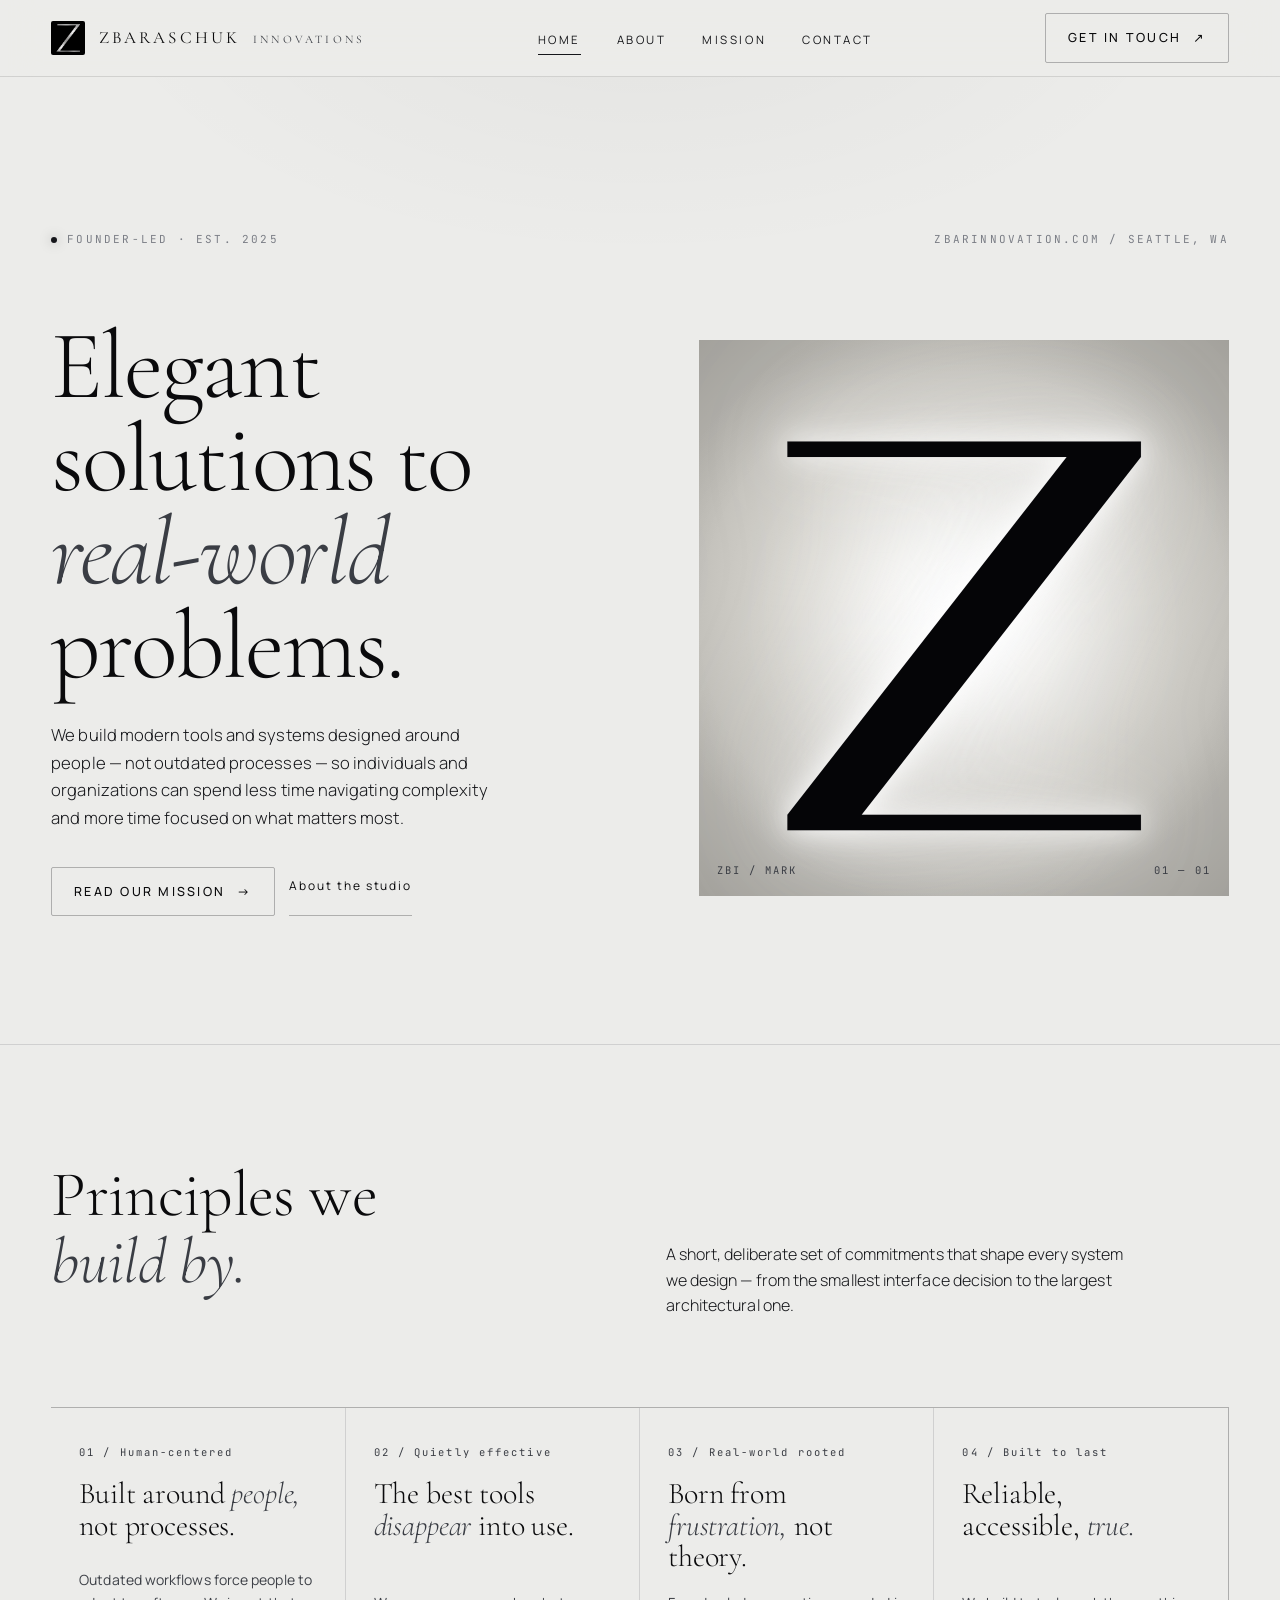
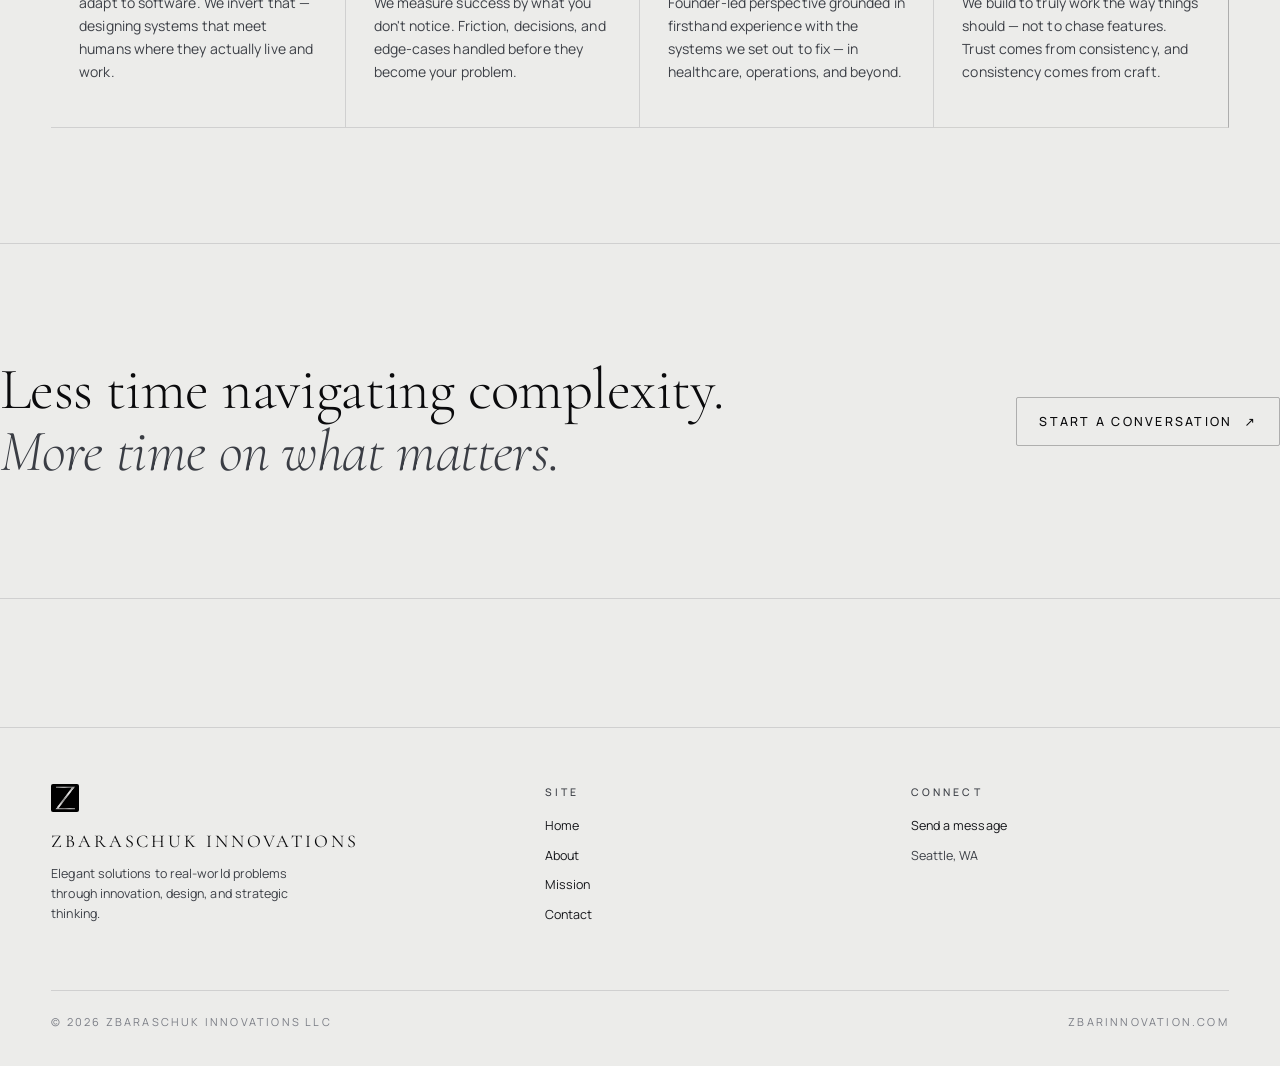
<file: index.html>
<!doctype html>
<html lang="en" data-bg="light" data-accent="pure">

<head>
  <meta charset="utf-8">
  <meta name="viewport" content="width=device-width, initial-scale=1">
  <title>Zbaraschuk Innovations — Elegant solutions to real-world problems</title>
  <meta name="description"
    content="Zbaraschuk Innovations creates elegant solutions to real-world problems through innovation, design, and strategic thinking.">
  <link rel="icon" type="image/png" href="assets/logo-mark.png">

  <link rel="preconnect" href="https://fonts.googleapis.com">
  <link rel="preconnect" href="https://fonts.gstatic.com" crossorigin>
  <link
    href="https://fonts.googleapis.com/css2?family=Cormorant+Garamond:ital,wght@0,300;0,400;0,500;1,300;1,400&family=Italiana&family=Manrope:wght@300;400;500;600&family=JetBrains+Mono:wght@400;500&display=swap"
    rel="stylesheet">

  <link rel="stylesheet" href="styles.css">
</head>

<body>

  <!-- ========================= NAV ========================= -->
  <header class="nav">
    <div class="shell nav-inner">
      <a href="index.html" class="nav-brand" aria-label="Zbaraschuk Innovations — home">
        <span class="mark" aria-hidden="true"></span>
        <span class="name">Zbaraschuk <em>Innovations</em></span>
      </a>
      <nav aria-label="Primary" id="primary-nav">
        <ul class="nav-links">
          <li><a href="index.html">Home</a></li>
          <li><a href="about.html">About</a></li>
          <li><a href="mission.html">Mission</a></li>
          <li><a href="contact.html">Contact</a></li>
        </ul>
      </nav>
      <div class="nav-cta">
        <a href="contact.html" class="btn">
          <span>Get in touch</span>
          <span class="arr" aria-hidden="true">↗</span>
        </a>
      </div>
      <button class="nav-toggle" type="button" aria-label="Open menu" aria-expanded="false" aria-controls="primary-nav">
        <span></span><span></span><span></span>
      </button>
    </div>
  </header>

  <!-- ========================= HERO ========================= -->
  <main data-hero="editorial">
    <section class="hero">
      <div class="shell">

        <div class="hero-meta reveal">
          <span><span class="dot"></span>Founder-led · Est. 2025</span>
          <span>Zbarinnovation.com / Seattle, WA</span>
        </div>

        <div class="hero-editorial">
          <div class="copy">
            <h1 class="reveal">
              Elegant<br>
              solutions to<br>
              <span class="it">real-world</span> problems.
            </h1>
            <p class="reveal" style="--delay:120ms">
              We build modern tools and systems designed around people — not outdated processes — so individuals and
              organizations can spend less time navigating complexity and more time focused on what matters most.
            </p>
            <div class="ctas reveal" style="--delay:240ms">
              <a href="mission.html" class="btn">
                <span>Read our mission</span>
                <span class="arr" aria-hidden="true">→</span>
              </a>
              <a href="about.html" class="btn-ghost">About the studio</a>
            </div>
          </div>
          <div class="mark-stage reveal" style="--delay:200ms" aria-hidden="true">
            <svg class="big-z" viewBox="-250 -250 1500 1500" xmlns="http://www.w3.org/2000/svg"
              preserveAspectRatio="xMidYMid meet" overflow="visible" aria-hidden="true">
              <path d="M0 0 H1000 V44 L210 1056 H1000 V1100 H0 V1056 L790 44 H0 Z" />
            </svg>
            <div class="stage-tag">
              <span>ZBI / Mark</span>
              <span>01 — 01</span>
            </div>
          </div>
        </div>

      </div>
    </section>

    <!-- ========================= PRINCIPLES ========================= -->
    <section class="principles">
      <div class="shell">
        <div class="principles-head">
          <h2 class="h-section reveal">
            Principles we<br><span style="font-style:italic;color:var(--silver-2)">build by.</span>
          </h2>
          <p class="reveal" style="--delay:120ms">
            A short, deliberate set of commitments that shape every system we design — from the smallest interface
            decision to the largest architectural one.
          </p>
        </div>

        <div class="principles-grid">
          <article class="principle reveal">
            <span class="num">01 / Human-centered</span>
            <h3>Built around <span class="it">people,</span><br>not processes.</h3>
            <p>Outdated workflows force people to adapt to software. We invert that — designing systems that meet humans
              where they actually live and work.</p>
          </article>
          <article class="principle reveal" style="--delay:80ms">
            <span class="num">02 / Quietly effective</span>
            <h3>The best tools<br><span class="it">disappear</span> into use.</h3>
            <p>We measure success by what you don't notice. Friction, decisions, and edge-cases handled before they
              become your problem.</p>
          </article>
          <article class="principle reveal" style="--delay:160ms">
            <span class="num">03 / Real-world rooted</span>
            <h3>Born from<br><span class="it">frustration,</span> not theory.</h3>
            <p>Founder-led perspective grounded in firsthand experience with the systems we set out to fix — in
              healthcare, operations, and beyond.</p>
          </article>
          <article class="principle reveal" style="--delay:240ms">
            <span class="num">04 / Built to last</span>
            <h3>Reliable,<br>accessible, <span class="it">true.</span></h3>
            <p>We build to truly work the way things should — not to chase features. Trust comes from consistency, and
              consistency comes from craft.</p>
          </article>
        </div>
      </div>
    </section>

    <!-- ========================= CTA STRIP ========================= -->
    <section class="cta-strip">
      <div class="shell" style="display:contents">
        <h2 class="reveal">
          Less time navigating complexity.<br>
          <span class="it">More time on what matters.</span>
        </h2>
        <div class="right reveal" style="--delay:120ms">
          <a href="contact.html" class="btn">
            <span>Start a conversation</span>
            <span class="arr">↗</span>
          </a>
        </div>
      </div>
    </section>

  </main>

  <!-- ========================= FOOTER ========================= -->
  <footer class="footer">
    <div class="shell">
      <div class="footer-grid">
        <div class="footer-brand">
          <div class="mark"></div>
          <div class="name">Zbaraschuk Innovations</div>
          <p>Elegant solutions to real-world problems through innovation, design, and strategic thinking.</p>
        </div>
        <div class="footer-col">
          <h6>Site</h6>
          <ul>
            <li><a href="index.html">Home</a></li>
            <li><a href="about.html">About</a></li>
            <li><a href="mission.html">Mission</a></li>
            <li><a href="contact.html">Contact</a></li>
          </ul>
        </div>
        <div class="footer-col">
          <h6>Connect</h6>
          <ul>
            <li><a href="contact.html">Send a message</a></li>
            <li><span style="color:var(--fg-2)">Seattle, WA</span></li>
          </ul>
        </div>
      </div>
      <div class="footer-bottom">
        <span>© 2026 Zbaraschuk Innovations LLC</span>
        <span>zbarinnovation.com</span>
      </div>
    </div>
  </footer>

  <script src="site.js?v=2"></script>
</body>

</html>
</file>
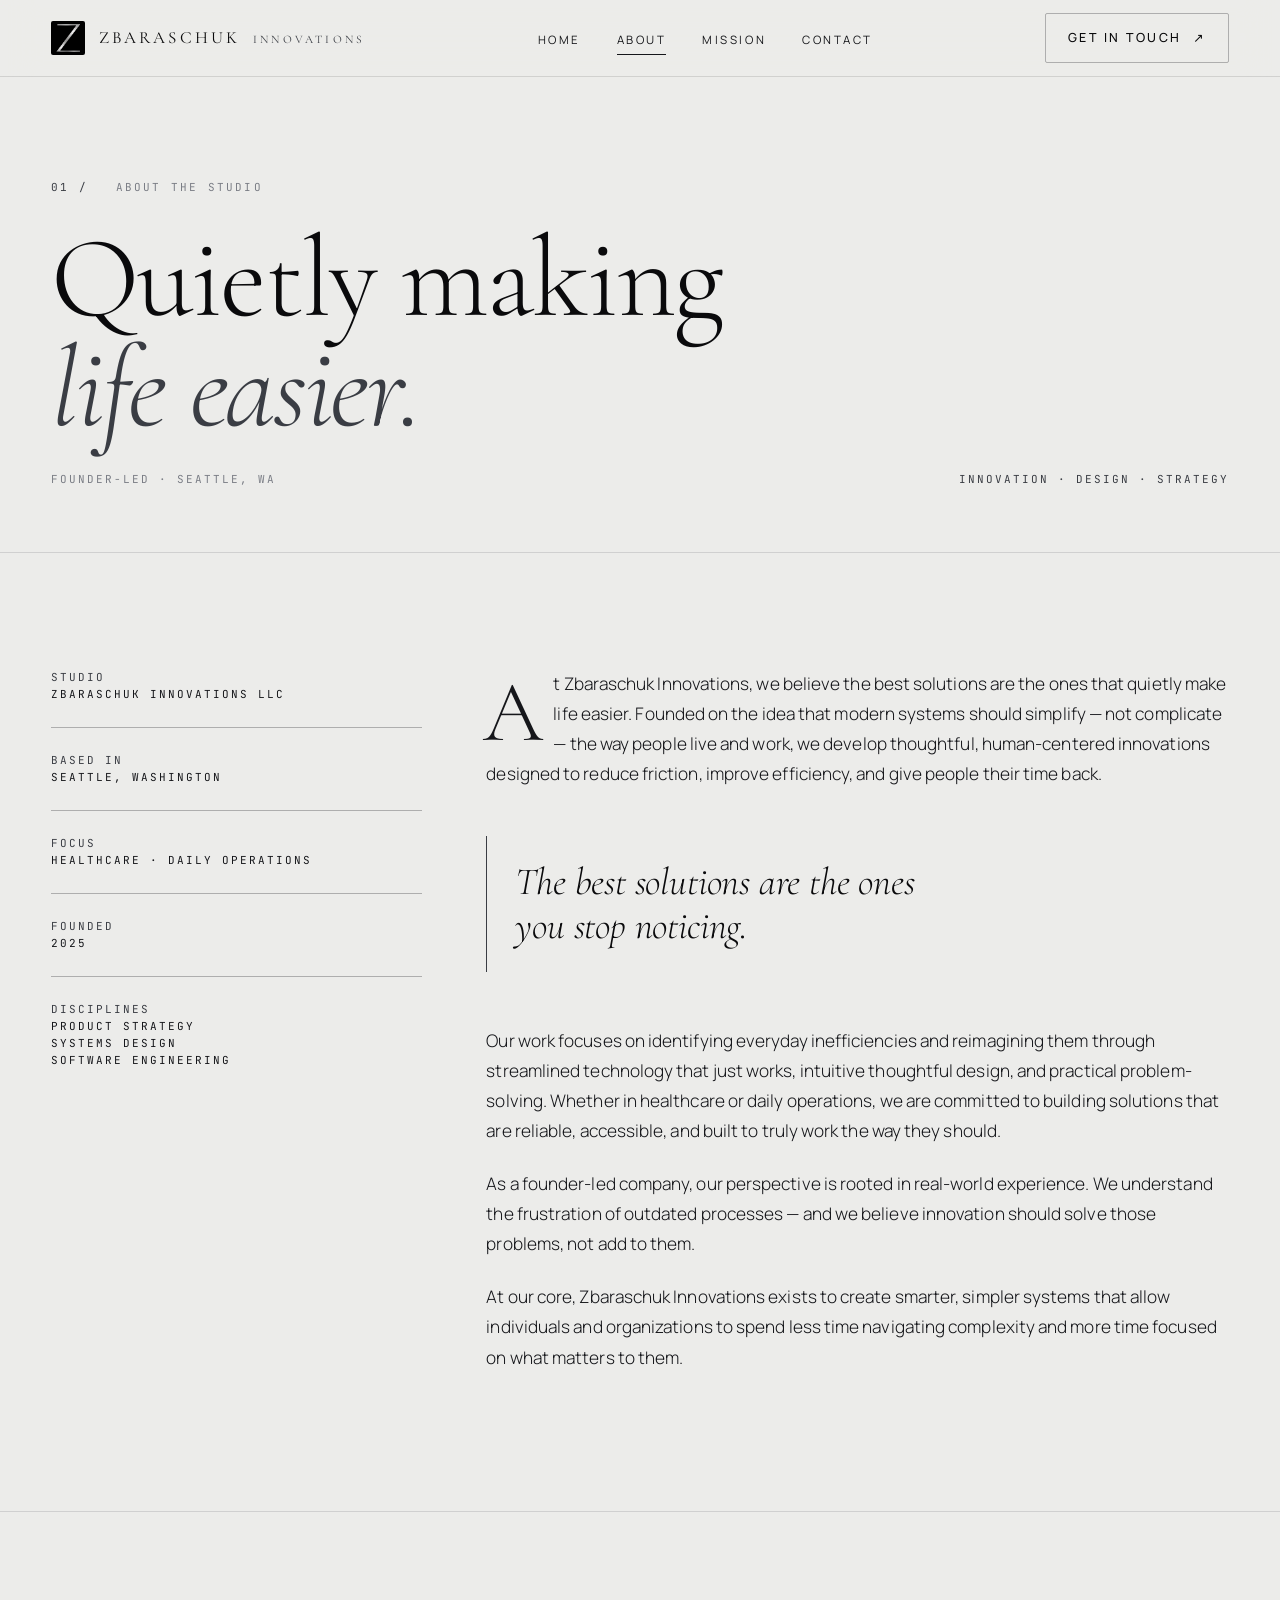
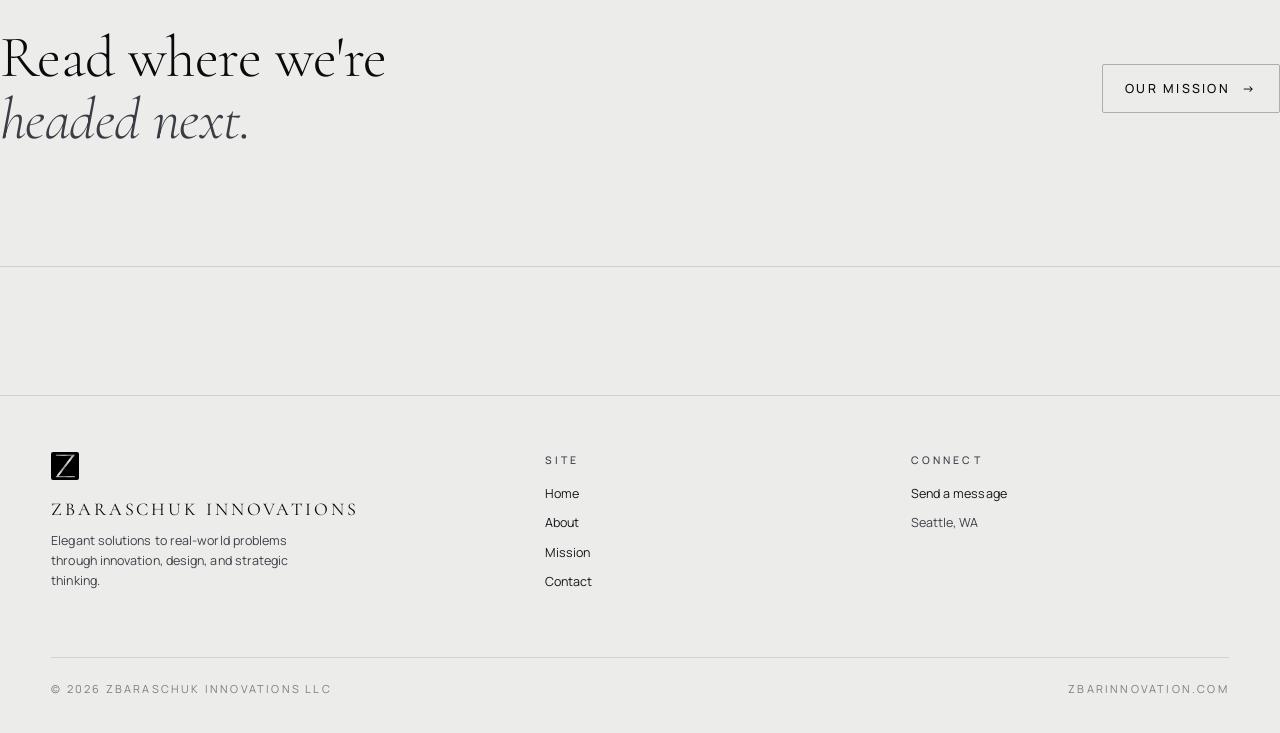
<file: about.html>
<!doctype html>
<html lang="en" data-bg="light" data-accent="pure">
<head>
<meta charset="utf-8">
<meta name="viewport" content="width=device-width, initial-scale=1">
<title>About — Zbaraschuk Innovations</title>
<meta name="description" content="Founder-led innovation studio building human-centered tools and systems.">
<link rel="icon" type="image/png" href="assets/logo-mark.png">
<link rel="preconnect" href="https://fonts.googleapis.com">
<link rel="preconnect" href="https://fonts.gstatic.com" crossorigin>
<link href="https://fonts.googleapis.com/css2?family=Cormorant+Garamond:ital,wght@0,300;0,400;0,500;1,300;1,400&family=Manrope:wght@300;400;500;600&family=JetBrains+Mono:wght@400;500&display=swap" rel="stylesheet">
<link rel="stylesheet" href="styles.css">
</head>
<body>

<header class="nav">
  <div class="shell nav-inner">
    <a href="index.html" class="nav-brand">
      <span class="mark" aria-hidden="true"></span>
      <span class="name">Zbaraschuk <em>Innovations</em></span>
    </a>
    <nav aria-label="Primary" id="primary-nav">
      <ul class="nav-links">
        <li><a href="index.html">Home</a></li>
        <li><a href="about.html">About</a></li>
        <li><a href="mission.html">Mission</a></li>
        <li><a href="contact.html">Contact</a></li>
      </ul>
    </nav>
    <div class="nav-cta">
      <a href="contact.html" class="btn"><span>Get in touch</span><span class="arr">↗</span></a>
    </div>
    <button class="nav-toggle" type="button" aria-label="Open menu" aria-expanded="false" aria-controls="primary-nav">
      <span></span><span></span><span></span>
    </button>
  </div>
</header>

<main>
  <section class="page-header">
    <div class="shell">
      <div class="crumbs reveal"><span>01 /</span> &nbsp; About the studio</div>
      <h1 class="reveal" style="--delay:80ms">
        Quietly making<br><span class="it">life easier.</span>
      </h1>
      <div class="meta reveal" style="--delay:200ms">
        <span>Founder-led · Seattle, WA</span>
        <span class="right">Innovation · Design · Strategy</span>
      </div>
    </div>
  </section>

  <section class="article shell">
    <aside class="reveal">
      <div><span class="label">Studio</span><br><span class="val">Zbaraschuk Innovations LLC</span></div>
      <hr class="rule">
      <div><span class="label">Based in</span><br><span class="val">Seattle, Washington</span></div>
      <hr class="rule">
      <div><span class="label">Focus</span><br><span class="val">Healthcare · Daily operations</span></div>
      <hr class="rule">
      <div><span class="label">Founded</span><br><span class="val">2025</span></div>
      <hr class="rule">
      <div><span class="label">Disciplines</span><br>
        <span class="val">Product strategy</span><br>
        <span class="val">Systems design</span><br>
        <span class="val">Software engineering</span>
      </div>
    </aside>

    <div class="body reveal" style="--delay:120ms">
      <p>At Zbaraschuk Innovations, we believe the best solutions are the ones that quietly make life easier. Founded on the idea that modern systems should simplify — not complicate — the way people live and work, we develop thoughtful, human-centered innovations designed to reduce friction, improve efficiency, and give people their time back.</p>

      <p class="pullquote">The best solutions are the ones you stop noticing.</p>

      <p>Our work focuses on identifying everyday inefficiencies and reimagining them through streamlined technology that just works, intuitive thoughtful design, and practical problem-solving. Whether in healthcare or daily operations, we are committed to building solutions that are reliable, accessible, and built to truly work the way they should.</p>

      <p>As a founder-led company, our perspective is rooted in real-world experience. We understand the frustration of outdated processes — and we believe innovation should solve those problems, not add to them.</p>

      <p>At our core, Zbaraschuk Innovations exists to create smarter, simpler systems that allow individuals and organizations to spend less time navigating complexity and more time focused on what matters to them.</p>
    </div>
  </section>

  <section class="cta-strip">
    <div class="shell" style="display:contents">
      <h2 class="reveal">Read where we're<br><span class="it">headed next.</span></h2>
      <div class="right reveal" style="--delay:120ms">
        <a href="mission.html" class="btn"><span>Our mission</span><span class="arr">→</span></a>
      </div>
    </div>
  </section>
</main>

<footer class="footer">
  <div class="shell">
    <div class="footer-grid">
      <div class="footer-brand">
        <div class="mark"></div>
        <div class="name">Zbaraschuk Innovations</div>
        <p>Elegant solutions to real-world problems through innovation, design, and strategic thinking.</p>
      </div>
      <div class="footer-col">
        <h6>Site</h6>
        <ul>
          <li><a href="index.html">Home</a></li>
          <li><a href="about.html">About</a></li>
          <li><a href="mission.html">Mission</a></li>
          <li><a href="contact.html">Contact</a></li>
        </ul>
      </div>
      <div class="footer-col">
        <h6>Connect</h6>
        <ul>
          <li><a href="contact.html">Send a message</a></li>
          <li><span style="color:var(--fg-2)">Seattle, WA</span></li>
        </ul>
      </div>
    </div>
    <div class="footer-bottom">
      <span>© 2026 Zbaraschuk Innovations LLC</span>
      <span>zbarinnovation.com</span>
    </div>
  </div>
</footer>

<script src="site.js?v=2"></script>
</body>
</html>
</file>
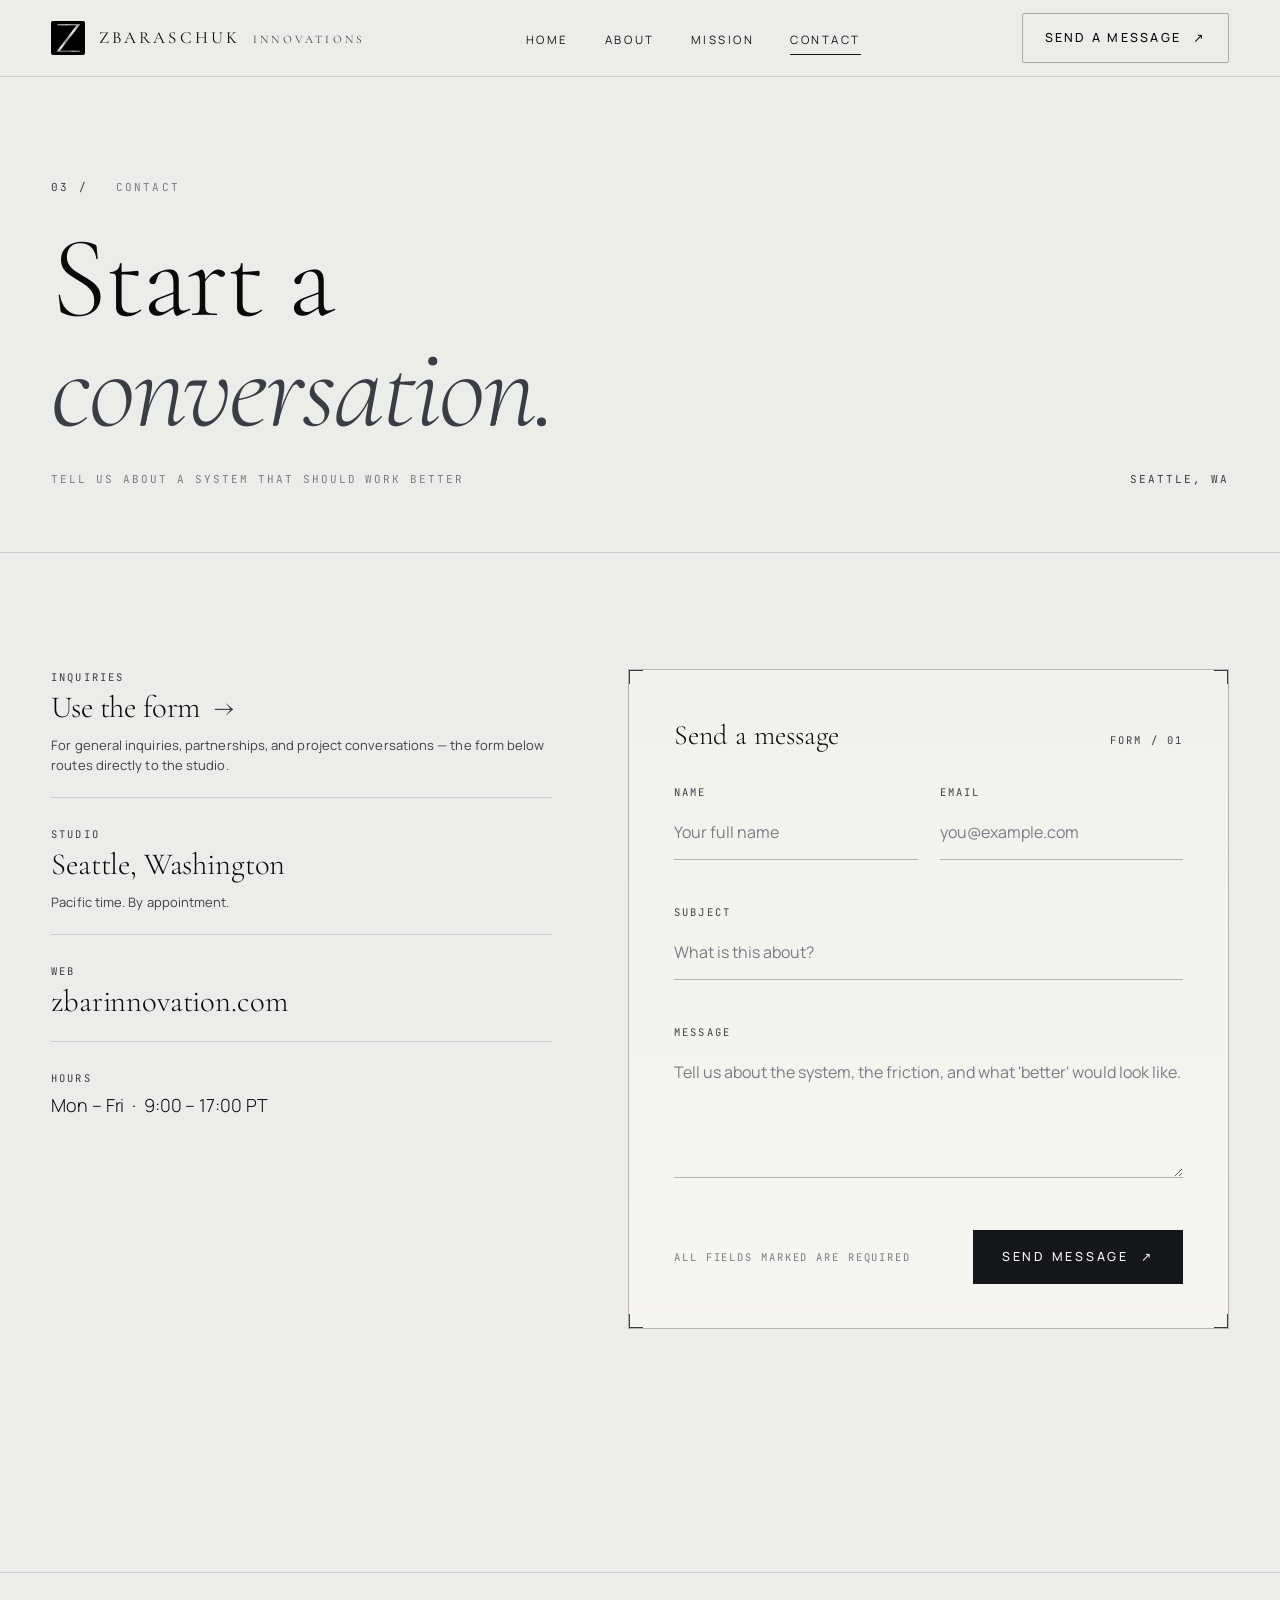
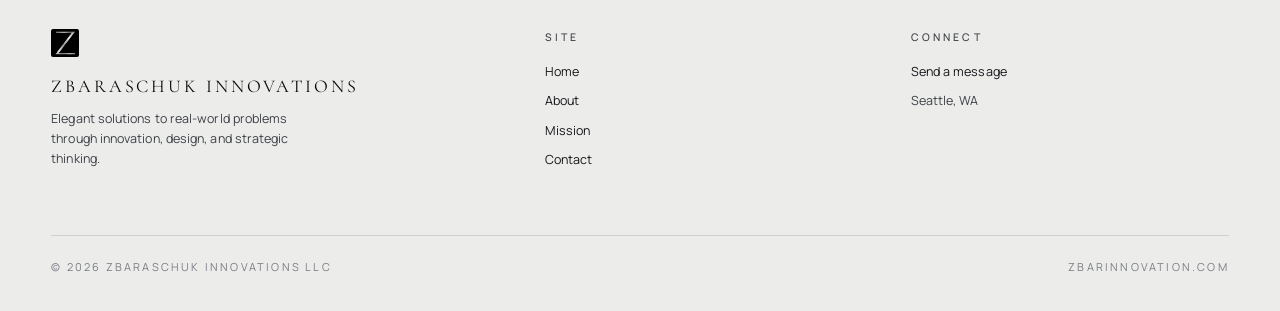
<file: contact.html>
<!doctype html>
<html lang="en" data-bg="light" data-accent="pure">

<head>
  <meta charset="utf-8">
  <meta name="viewport" content="width=device-width, initial-scale=1">
  <title>Contact — Zbaraschuk Innovations</title>
  <meta name="description" content="Start a conversation with Zbaraschuk Innovations.">
  <link rel="icon" type="image/png" href="assets/logo-mark.png">
  <link rel="preconnect" href="https://fonts.googleapis.com">
  <link rel="preconnect" href="https://fonts.gstatic.com" crossorigin>
  <link
    href="https://fonts.googleapis.com/css2?family=Cormorant+Garamond:ital,wght@0,300;0,400;0,500;1,300;1,400&family=Manrope:wght@300;400;500;600&family=JetBrains+Mono:wght@400;500&display=swap"
    rel="stylesheet">
  <link rel="stylesheet" href="styles.css">
</head>

<body>

  <header class="nav">
    <div class="shell nav-inner">
      <a href="index.html" class="nav-brand">
        <span class="mark" aria-hidden="true"></span>
        <span class="name">Zbaraschuk <em>Innovations</em></span>
      </a>
      <nav aria-label="Primary" id="primary-nav">
        <ul class="nav-links">
          <li><a href="index.html">Home</a></li>
          <li><a href="about.html">About</a></li>
          <li><a href="mission.html">Mission</a></li>
          <li><a href="contact.html">Contact</a></li>
        </ul>
      </nav>
      <div class="nav-cta">
        <a href="#contact-form" class="btn"><span>Send a message</span><span class="arr">↗</span></a>
      </div>
      <button class="nav-toggle" type="button" aria-label="Open menu" aria-expanded="false" aria-controls="primary-nav">
        <span></span><span></span><span></span>
      </button>
    </div>
  </header>

  <main>
    <section class="page-header">
      <div class="shell">
        <div class="crumbs reveal"><span>03 /</span> &nbsp; Contact</div>
        <h1 class="reveal" style="--delay:80ms">Start a<br><span class="it">conversation.</span></h1>
        <div class="meta reveal" style="--delay:200ms">
          <span>Tell us about a system that should work better</span>
          <span class="right">Seattle, WA</span>
        </div>
      </div>
    </section>

    <section class="shell">
      <div class="contact-grid">
        <!-- INFO COLUMN -->
        <div class="contact-info reveal">
          <div class="group">
            <span class="label">Inquiries</span>
            <span class="val">Use the form &nbsp;<span style="color:var(--silver-2)">→</span></span>
            <span class="hint">For general inquiries, partnerships, and project conversations &mdash; the form below
              routes directly to the studio.</span>
          </div>

          <div class="group">
            <span class="label">Studio</span>
            <span class="val">Seattle, Washington</span>
            <span class="hint">Pacific time. By appointment.</span>
          </div>

          <div class="group">
            <span class="label">Web</span>
            <a class="val" href="https://zbarinnovation.com">zbarinnovation.com</a>
          </div>

          <div class="group" style="border-bottom:0">
            <span class="label">Hours</span>
            <span class="val" style="font-size:18px;font-family:var(--font-sans);font-weight:300;line-height:1.5">
              Mon – Fri &nbsp;·&nbsp; 9:00 – 17:00 PT
            </span>
          </div>
        </div>

        <!-- FORM COLUMN -->
        <form class="form reveal" style="--delay:120ms" id="contact-form" novalidate>
          <div class="form-head">
            <h3>Send a message</h3>
            <span class="stamp">FORM / 01</span>
          </div>

          <div class="field-row">
            <div class="field" data-name="name">
              <label for="f-name">Name</label>
              <input id="f-name" name="name" type="text" autocomplete="name" placeholder="Your full name" required>
              <span class="err" aria-live="polite"></span>
            </div>
            <div class="field" data-name="email">
              <label for="f-email">Email</label>
              <input id="f-email" name="email" type="email" autocomplete="email" placeholder="you@example.com" required>
              <span class="err" aria-live="polite"></span>
            </div>
          </div>

          <div class="field" data-name="subject">
            <label for="f-subject">Subject</label>
            <input id="f-subject" name="subject" type="text" placeholder="What is this about?">
            <span class="err" aria-live="polite"></span>
          </div>

          <div class="field" data-name="message">
            <label for="f-message">Message</label>
            <textarea id="f-message" name="message"
              placeholder="Tell us about the system, the friction, and what 'better' would look like."
              required></textarea>
            <span class="err" aria-live="polite"></span>
          </div>

          <div class="form-actions">
            <span class="small">All fields marked are required</span>
            <button type="submit" class="submit-btn">
              <span>Send message</span>
              <span aria-hidden="true">↗</span>
            </button>
          </div>

          <div class="success" id="form-success" hidden>
            <h4>Your email client is opening.</h4>
            <p>If nothing appears, your browser may not have a default mail handler. You can also reach us via your
              preferred email client — the studio responds personally to every message.</p>
          </div>
        </form>
      </div>
    </section>
  </main>

  <footer class="footer">
    <div class="shell">
      <div class="footer-grid">
        <div class="footer-brand">
          <div class="mark"></div>
          <div class="name">Zbaraschuk Innovations</div>
          <p>Elegant solutions to real-world problems through innovation, design, and strategic thinking.</p>
        </div>
        <div class="footer-col">
          <h6>Site</h6>
          <ul>
            <li><a href="index.html">Home</a></li>
            <li><a href="about.html">About</a></li>
            <li><a href="mission.html">Mission</a></li>
            <li><a href="contact.html">Contact</a></li>
          </ul>
        </div>
        <div class="footer-col">
          <h6>Connect</h6>
          <ul>
            <li><a href="contact.html">Send a message</a></li>
            <li><span style="color:var(--fg-2)">Seattle, WA</span></li>
          </ul>
        </div>
      </div>
      <div class="footer-bottom">
        <span>© 2026 Zbaraschuk Innovations LLC</span>
        <span>zbarinnovation.com</span>
      </div>
    </div>
  </footer>

  <script src="site.js?v=2"></script>
  <script>
    (function () {
      const form = document.getElementById("contact-form");
      if (!form) return;
      const success = document.getElementById("form-success");
      const submit = form.querySelector(".submit-btn");
      const fields = form.querySelectorAll(".field");

      function setErr(field, msg) {
        field.classList.toggle("invalid", !!msg);
        const err = field.querySelector(".err");
        if (err) err.textContent = msg || "";
      }
      function validate() {
        let ok = true;
        fields.forEach((f) => {
          const input = f.querySelector("input, textarea");
          if (!input) return;
          const name = f.dataset.name;
          const v = input.value.trim();
          let msg = "";
          if (input.required && !v) msg = "Required";
          else if (name === "email" && v && !/^[^\s@]+@[^\s@]+\.[^\s@]+$/.test(v)) msg = "Enter a valid email";
          setErr(f, msg);
          if (msg) ok = false;
        });
        return ok;
      }
      form.addEventListener("input", (e) => {
        const f = e.target.closest(".field");
        if (f && f.classList.contains("invalid")) {
          const input = f.querySelector("input, textarea");
          if (input && input.value.trim()) setErr(f, "");
        }
      });
      // Light obfuscation — assembled at submit time so the address isn't a single
      // contiguous string anywhere in the page source.
      const TO = ["contactus", "zcheck.org"].join("@");

      form.addEventListener("submit", (e) => {
        e.preventDefault();
        if (!validate()) return;

        const name = form.querySelector("#f-name").value.trim();
        const email = form.querySelector("#f-email").value.trim();
        const subject = form.querySelector("#f-subject").value.trim() || "Inquiry from zbarinnovation.com";
        const message = form.querySelector("#f-message").value.trim();

        const body = [
          message,
          "",
          "—",
          `From: ${name} <${email}>`,
        ].join("\r\n");

        const href = `mailto:${TO}?subject=${encodeURIComponent(subject)}&body=${encodeURIComponent(body)}`;

        submit.disabled = true;
        submit.querySelector("span").textContent = "Opening…";
        window.location.href = href;

        // Reveal the success state shortly after — the mail client launch happens
        // out-of-band and won't navigate the page away.
        setTimeout(() => {
          form.querySelectorAll(".field, .form-actions").forEach((el) => el.style.display = "none");
          form.querySelector(".form-head").style.display = "none";
          success.hidden = false;
        }, 600);
      });
    })();
  </script>
</body>

</html>
</file>
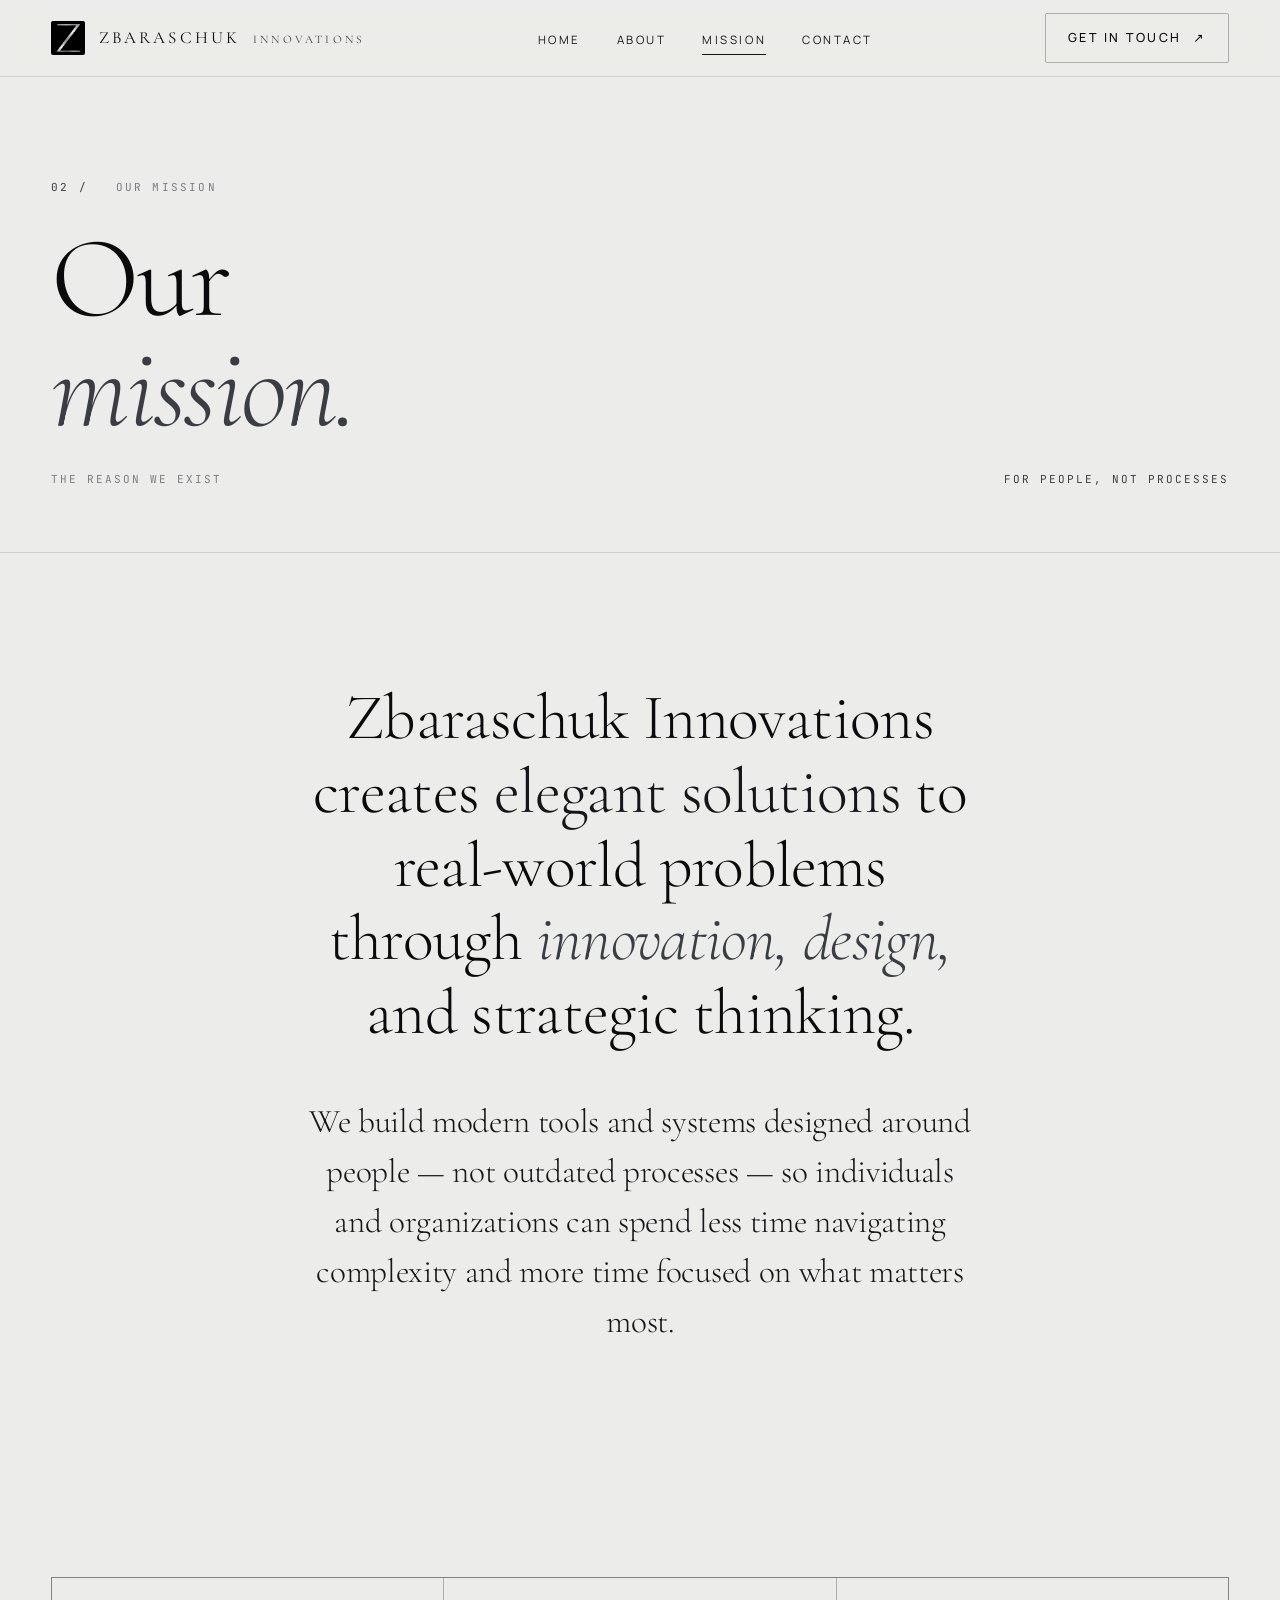
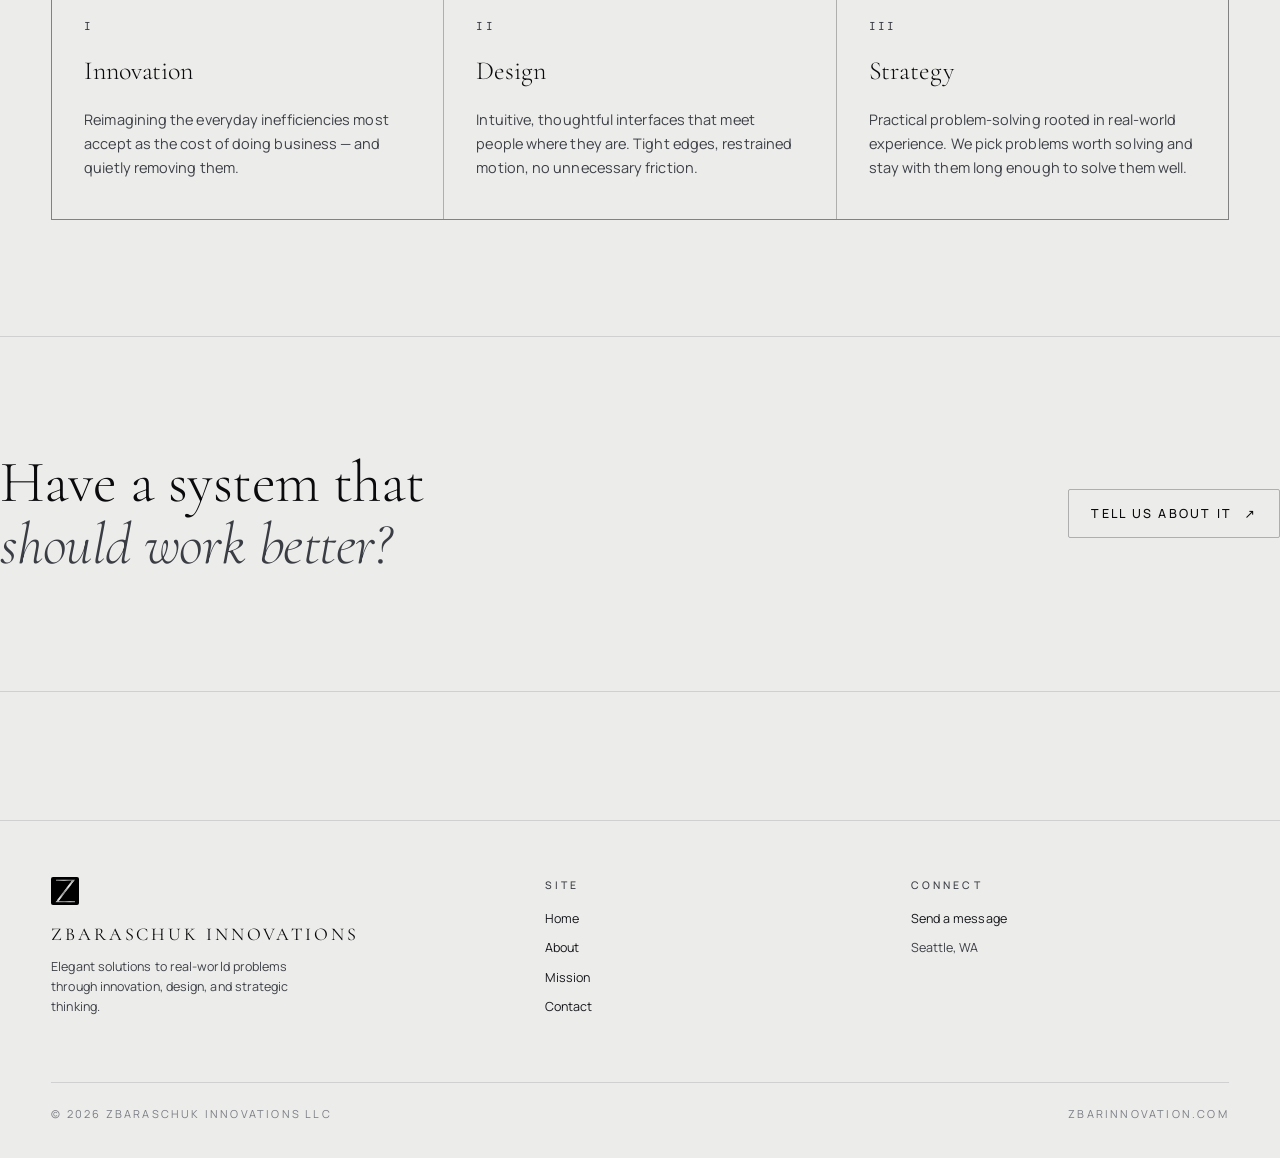
<file: mission.html>
<!doctype html>
<html lang="en" data-bg="light" data-accent="pure">
<head>
<meta charset="utf-8">
<meta name="viewport" content="width=device-width, initial-scale=1">
<title>Mission — Zbaraschuk Innovations</title>
<meta name="description" content="We create elegant solutions to real-world problems through innovation, design, and strategic thinking.">
<link rel="icon" type="image/png" href="assets/logo-mark.png">
<link rel="preconnect" href="https://fonts.googleapis.com">
<link rel="preconnect" href="https://fonts.gstatic.com" crossorigin>
<link href="https://fonts.googleapis.com/css2?family=Cormorant+Garamond:ital,wght@0,300;0,400;0,500;1,300;1,400&family=Manrope:wght@300;400;500;600&family=JetBrains+Mono:wght@400;500&display=swap" rel="stylesheet">
<link rel="stylesheet" href="styles.css">
</head>
<body>

<header class="nav">
  <div class="shell nav-inner">
    <a href="index.html" class="nav-brand">
      <span class="mark" aria-hidden="true"></span>
      <span class="name">Zbaraschuk <em>Innovations</em></span>
    </a>
    <nav aria-label="Primary" id="primary-nav">
      <ul class="nav-links">
        <li><a href="index.html">Home</a></li>
        <li><a href="about.html">About</a></li>
        <li><a href="mission.html">Mission</a></li>
        <li><a href="contact.html">Contact</a></li>
      </ul>
    </nav>
    <div class="nav-cta">
      <a href="contact.html" class="btn"><span>Get in touch</span><span class="arr">↗</span></a>
    </div>
    <button class="nav-toggle" type="button" aria-label="Open menu" aria-expanded="false" aria-controls="primary-nav">
      <span></span><span></span><span></span>
    </button>
  </div>
</header>

<main>
  <section class="page-header">
    <div class="shell">
      <div class="crumbs reveal"><span>02 /</span> &nbsp; Our mission</div>
      <h1 class="reveal" style="--delay:80ms">Our<br><span class="it">mission.</span></h1>
      <div class="meta reveal" style="--delay:200ms">
        <span>The reason we exist</span>
        <span class="right">For people, not processes</span>
      </div>
    </div>
  </section>

  <section class="mission-statement">
    <div class="shell">
      <p class="stmt reveal">
        Zbaraschuk Innovations creates <span class="silv">elegant solutions</span> to real-world problems through <span class="it">innovation, design,</span> and strategic thinking.
      </p>
      <p class="stmt reveal" style="--delay:200ms;font-size:clamp(22px,2.6vw,38px);max-width:42ch;color:var(--fg-1);margin-top:48px;line-height:1.5">
        We build modern tools and systems designed around people — not outdated processes — so individuals and organizations can spend less time navigating complexity and more time focused on what matters most.
      </p>
    </div>
  </section>

  <section class="shell">
    <div class="mission-pillars">
      <article class="mission-pillar reveal">
        <span class="num">I</span>
        <h3>Innovation</h3>
        <p>Reimagining the everyday inefficiencies most accept as the cost of doing business — and quietly removing them.</p>
      </article>
      <article class="mission-pillar reveal" style="--delay:120ms">
        <span class="num">II</span>
        <h3>Design</h3>
        <p>Intuitive, thoughtful interfaces that meet people where they are. Tight edges, restrained motion, no unnecessary friction.</p>
      </article>
      <article class="mission-pillar reveal" style="--delay:240ms">
        <span class="num">III</span>
        <h3>Strategy</h3>
        <p>Practical problem-solving rooted in real-world experience. We pick problems worth solving and stay with them long enough to solve them well.</p>
      </article>
    </div>
  </section>

  <section class="cta-strip" style="margin-top:clamp(60px,9vw,120px)">
    <div class="shell" style="display:contents">
      <h2 class="reveal">Have a system that<br><span class="it">should work better?</span></h2>
      <div class="right reveal" style="--delay:120ms">
        <a href="contact.html" class="btn"><span>Tell us about it</span><span class="arr">↗</span></a>
      </div>
    </div>
  </section>
</main>

<footer class="footer">
  <div class="shell">
    <div class="footer-grid">
      <div class="footer-brand">
        <div class="mark"></div>
        <div class="name">Zbaraschuk Innovations</div>
        <p>Elegant solutions to real-world problems through innovation, design, and strategic thinking.</p>
      </div>
      <div class="footer-col">
        <h6>Site</h6>
        <ul>
          <li><a href="index.html">Home</a></li>
          <li><a href="about.html">About</a></li>
          <li><a href="mission.html">Mission</a></li>
          <li><a href="contact.html">Contact</a></li>
        </ul>
      </div>
      <div class="footer-col">
        <h6>Connect</h6>
        <ul>
          <li><a href="contact.html">Send a message</a></li>
          <li><span style="color:var(--fg-2)">Seattle, WA</span></li>
        </ul>
      </div>
    </div>
    <div class="footer-bottom">
      <span>© 2026 Zbaraschuk Innovations LLC</span>
      <span>zbarinnovation.com</span>
    </div>
  </div>
</footer>

<script src="site.js?v=2"></script>
</body>
</html>
</file>
<file: styles.css>
/* ============================================================
   Zbaraschuk Innovations — shared stylesheet
   Design language: silver / black / white. Sleek. Tight.
   ============================================================ */

:root {
  /* Background tone — overridden by Tweaks (true / charcoal / light) */
  --bg-0: #0a0a0c;
  --bg-1: #111114;
  --bg-2: #17181c;
  --bg-3: #1f2025;
  --line: rgba(216, 218, 223, 0.08);
  --line-strong: rgba(216, 218, 223, 0.18);

  /* Foreground */
  --fg-0: #f4f5f7;
  --fg-1: #c8cad0;
  --fg-2: #8a8d95;
  --fg-3: #5a5d65;

  /* Accent (silver) — overridden by Tweaks */
  --silver-1: #e6e8ec;
  /* highlight */
  --silver-2: #b9bdc6;
  /* mid */
  --silver-3: #6f7480;
  /* shadow */

  /* Type */
  --font-display: "Cormorant Garamond", "Bodoni Moda", "Times New Roman", serif;
  --font-sans: "Manrope", "Helvetica Neue", system-ui, sans-serif;
  --font-mono: "JetBrains Mono", "SF Mono", ui-monospace, monospace;

  /* Rhythm */
  --r-1: 4px;
  --r-2: 8px;
  --r-3: 12px;
  --r-4: 16px;

  --shell-max: 1320px;
  --gutter: clamp(20px, 4vw, 56px);

  --ease: cubic-bezier(.2, .7, .2, 1);
}

/* ----- Background-tone variants applied via [data-bg] on <html> ----- */
html[data-bg="true"] {
  --bg-0: #050507;
  --bg-1: #0a0a0c;
  --bg-2: #101013;
  --bg-3: #191a1f;
}

html[data-bg="charcoal"] {
  --bg-0: #15161a;
  --bg-1: #1b1c20;
  --bg-2: #212329;
  --bg-3: #2a2c33;
}

html[data-bg="light"] {
  --bg-0: #ececea;
  --bg-1: #f1f1ee;
  --bg-2: #f6f5f1;
  --bg-3: #e2e2df;
  --fg-0: #0a0a0c;
  --fg-1: #15161a;
  --fg-2: #3d4047;
  --fg-3: #7a7d85;
  --line: rgba(15, 15, 20, 0.12);
  --line-strong: rgba(15, 15, 20, 0.28);
}

/* ----- Accent variants (dark bg) ----- */
html[data-accent="pure"] {
  --silver-1: #eef0f4;
  --silver-2: #c0c4cc;
  --silver-3: #7a7f8a;
}

html[data-accent="platinum"] {
  --silver-1: #ece6d6;
  --silver-2: #cabfa6;
  --silver-3: #857a64;
}

html[data-accent="steel"] {
  --silver-1: #d6dee8;
  --silver-2: #a3afbd;
  --silver-3: #5d6773;
}

/* ----- On light bg, silver vars must be inks (used for accent text + UI),
         not metallic highlights, or they vanish into the page ----- */
html[data-bg="light"][data-accent="pure"] {
  --silver-1: #15161a;
  --silver-2: #3a3d44;
  --silver-3: #6f7480;
}

html[data-bg="light"][data-accent="platinum"] {
  --silver-1: #2a230f;
  --silver-2: #5a4d2e;
  --silver-3: #857a64;
}

html[data-bg="light"][data-accent="steel"] {
  --silver-1: #0e1822;
  --silver-2: #324352;
  --silver-3: #5d6773;
}

/* On light bg, things that flip silver-1 (now dark) into a fill need their
   foreground inverted so text on the fill stays readable. */
html[data-bg="light"] .btn:hover {
  color: #f6f5f1;
}

html[data-bg="light"] .form .submit-btn {
  color: #f6f5f1;
}

html[data-bg="light"] .nav-links a[aria-current="page"]::after {
  background: var(--silver-1);
}

html[data-bg="light"] .hero-meta .dot {
  background: var(--silver-1);
  box-shadow: 0 0 12px rgba(15, 16, 26, 0.35);
}

html[data-bg="light"] .mini-map .pin {
  background: var(--silver-1);
  box-shadow: 0 0 0 3px color-mix(in oklab, var(--silver-1) 22%, transparent), 0 0 18px rgba(15, 16, 26, 0.3);
}

/* =============================================================
   Reset-ish
   ============================================================= */
*,
*::before,
*::after {
  box-sizing: border-box;
}

html,
body {
  margin: 0;
  padding: 0;
}

html {
  background: var(--bg-0);
  color: var(--fg-0);
  -webkit-font-smoothing: antialiased;
}

body {
  font-family: var(--font-sans);
  font-weight: 400;
  font-size: 16px;
  line-height: 1.55;
  letter-spacing: 0.005em;
  background: var(--bg-0);
  color: var(--fg-0);
  min-height: 100vh;
  overflow-x: hidden;
}

img,
svg {
  display: block;
  max-width: 100%;
}

a {
  color: inherit;
  text-decoration: none;
}

button {
  font: inherit;
  cursor: pointer;
}

/* =============================================================
   Atoms
   ============================================================= */

.shell {
  width: 100%;
  max-width: var(--shell-max);
  margin: 0 auto;
  padding-inline: var(--gutter);
}

.eyebrow {
  font-family: var(--font-sans);
  font-size: 11px;
  font-weight: 500;
  letter-spacing: 0.32em;
  text-transform: uppercase;
  color: var(--silver-2);
  display: inline-flex;
  align-items: center;
  gap: 14px;
}

.eyebrow::before {
  content: "";
  width: 28px;
  height: 1px;
  background: linear-gradient(90deg, transparent, var(--silver-2));
  display: inline-block;
}

.h-display {
  font-family: var(--font-display);
  font-weight: 300;
  font-style: normal;
  letter-spacing: -0.012em;
  line-height: 1.02;
  margin: 0;
  color: var(--fg-0);
}

.h-section {
  font-family: var(--font-display);
  font-weight: 300;
  letter-spacing: -0.01em;
  line-height: 1.05;
  font-size: clamp(40px, 5.6vw, 76px);
  margin: 0 0 24px;
}

.lead {
  font-family: var(--font-sans);
  font-weight: 300;
  font-size: clamp(17px, 1.5vw, 21px);
  line-height: 1.6;
  color: var(--fg-1);
  letter-spacing: 0.005em;
  max-width: 60ch;
  text-wrap: pretty;
}

.body-text {
  font-size: 16.5px;
  line-height: 1.75;
  color: var(--fg-1);
  font-weight: 400;
  text-wrap: pretty;
}

.body-text p {
  margin: 0 0 1.1em;
}

.body-text p:last-child {
  margin-bottom: 0;
}

/* Silver shimmer text — used very sparingly for hero word */
.silver-text {
  background-image: linear-gradient(180deg,
      var(--silver-1) 0%,
      var(--silver-2) 38%,
      #4a4f59 52%,
      var(--silver-2) 64%,
      var(--silver-1) 100%);
  -webkit-background-clip: text;
  background-clip: text;
  color: transparent;
  filter: drop-shadow(0 1px 0 rgba(0, 0, 0, 0.6));
}

html[data-bg="light"] .silver-text {
  background-image: linear-gradient(180deg,
      #6e7682 0%, #2a2d34 50%, #6e7682 100%);
  filter: none;
}

/* Hairline divider */
.rule {
  height: 1px;
  background: var(--line-strong);
  border: 0;
  margin: 0;
}

/* =============================================================
   Buttons
   ============================================================= */
.btn {
  display: inline-flex;
  align-items: center;
  gap: 12px;
  padding: 14px 22px;
  font-size: 12.5px;
  font-weight: 500;
  letter-spacing: 0.18em;
  text-transform: uppercase;
  border-radius: 2px;
  border: 1px solid var(--line-strong);
  background: transparent;
  color: var(--fg-0);
  transition: background .35s var(--ease), color .35s var(--ease), border-color .35s var(--ease), transform .35s var(--ease);
  position: relative;
}

.btn:hover {
  background: var(--silver-1);
  color: #0a0a0c;
  border-color: var(--silver-1);
}

.btn .arr {
  display: inline-block;
  transition: transform .35s var(--ease);
}

.btn:hover .arr {
  transform: translateX(4px);
}

.btn-ghost {
  padding: 10px 0;
  border: 0;
  border-bottom: 1px solid var(--line-strong);
  border-radius: 0;
  background: transparent;
  color: var(--fg-0);
  letter-spacing: 0.16em;
  font-size: 12px;
}

.btn-ghost:hover {
  background: transparent;
  color: var(--silver-1);
  border-color: var(--silver-1);
}

/* =============================================================
   Nav
   ============================================================= */
.nav {
  position: sticky;
  top: 0;
  z-index: 50;
  backdrop-filter: blur(18px) saturate(140%);
  -webkit-backdrop-filter: blur(18px) saturate(140%);
  background: color-mix(in oklab, var(--bg-0) 78%, transparent);
  border-bottom: 1px solid var(--line);
}

.nav-inner {
  display: flex;
  align-items: center;
  justify-content: space-between;
  height: 76px;
}

.nav-brand {
  display: inline-flex;
  align-items: center;
  gap: 14px;
}

.nav-brand .mark {
  width: 34px;
  height: 34px;
  border-radius: 2px;
  background-image: url("assets/logo-mark.png");
  background-size: 150%;
  background-position: center;
  background-color: #000;
  filter: contrast(1.05);
}

.nav-brand .name {
  font-family: var(--font-display);
  font-size: 17px;
  font-weight: 400;
  letter-spacing: 0.18em;
  text-transform: uppercase;
  color: var(--fg-0);
}

.nav-brand .name em {
  font-style: normal;
  color: var(--silver-2);
  font-size: 11.5px;
  margin-left: 6px;
  letter-spacing: 0.28em;
}

.nav-links {
  display: inline-flex;
  align-items: center;
  gap: 36px;
  list-style: none;
  margin: 0;
  padding: 0;
}

.nav-links a {
  font-size: 11.5px;
  letter-spacing: 0.22em;
  text-transform: uppercase;
  color: var(--fg-1);
  padding: 6px 0;
  position: relative;
  transition: color .25s var(--ease);
}

.nav-links a::after {
  content: "";
  position: absolute;
  left: 0;
  right: 0;
  bottom: -2px;
  height: 1px;
  background: var(--silver-1);
  transform: scaleX(0);
  transform-origin: left;
  transition: transform .35s var(--ease);
}

.nav-links a:hover {
  color: var(--fg-0);
}

.nav-links a:hover::after {
  transform: scaleX(1);
}

.nav-links a[aria-current="page"] {
  color: var(--silver-1);
}

.nav-links a[aria-current="page"]::after {
  transform: scaleX(1);
}

.nav-cta {
  display: inline-flex;
  align-items: center;
  gap: 10px;
}

.nav-cta .btn {
  white-space: nowrap;
}

.nav-toggle {
  display: none;
  background: none;
  border: 0;
  padding: 8px;
  margin: 0;
  cursor: pointer;
  width: 40px;
  height: 40px;
  position: relative;
  z-index: 2;
}

.nav-toggle span {
  display: block;
  width: 22px;
  height: 1.5px;
  margin: 5px auto;
  background: var(--fg-0);
  transition: transform .3s var(--ease), opacity .25s var(--ease);
}

.nav[data-nav-open] .nav-toggle span:nth-child(1) {
  transform: translateY(6.5px) rotate(45deg);
}

.nav[data-nav-open] .nav-toggle span:nth-child(2) {
  opacity: 0;
}

.nav[data-nav-open] .nav-toggle span:nth-child(3) {
  transform: translateY(-6.5px) rotate(-45deg);
}

@media (max-width: 960px) {
  .nav-links {
    gap: 22px;
  }

  .nav-cta .btn {
    padding: 10px 14px;
    font-size: 10.5px;
    letter-spacing: 0.14em;
    gap: 8px;
  }
}

@media (max-width: 850px) {
  .nav-inner {
    height: 64px;
  }

  .nav-toggle {
    display: block;
  }

  .nav-cta {
    display: none;
  }

  .nav-brand .name em {
    display: none;
  }

  #primary-nav {
    position: absolute;
    top: 100%;
    left: 0;
    right: 0;
    background: color-mix(in oklab, var(--bg-0) 96%, transparent);
    backdrop-filter: blur(18px) saturate(140%);
    -webkit-backdrop-filter: blur(18px) saturate(140%);
    border-bottom: 1px solid var(--line-strong);
    max-height: 0;
    overflow: hidden;
    transition: max-height .35s var(--ease);
  }

  .nav[data-nav-open] #primary-nav {
    max-height: 70vh;
  }

  .nav-links {
    display: flex;
    flex-direction: column;
    align-items: stretch;
    gap: 0;
    padding: 8px var(--gutter) 24px;
  }

  .nav-links li {
    border-bottom: 1px solid var(--line);
  }

  .nav-links li:last-child {
    border-bottom: 0;
  }

  .nav-links a {
    display: block;
    padding: 18px 0;
    font-size: 13px;
    letter-spacing: 0.24em;
  }

  .nav-links a::after {
    display: none;
  }
}

/* =============================================================
   Footer
   ============================================================= */
.footer {
  margin-top: clamp(80px, 10vw, 140px);
  border-top: 1px solid var(--line);
  padding-block: 56px 36px;
  color: var(--fg-2);
  font-size: 12.5px;
}

.footer-grid {
  display: grid;
  grid-template-columns: 1.4fr 1fr 1fr;
  gap: 48px;
  align-items: start;
}

.footer-brand .mark {
  width: 28px;
  height: 28px;
  background-image: url("assets/logo-mark.png");
  background-size: 150%;
  background-position: center;
  background-color: #000;
  border-radius: 2px;
  margin-bottom: 16px;
}

.footer-brand .name {
  font-family: var(--font-display);
  font-size: 18px;
  letter-spacing: 0.16em;
  text-transform: uppercase;
  color: var(--fg-0);
  margin-bottom: 8px;
}

.footer-brand p {
  margin: 0;
  max-width: 32ch;
  line-height: 1.6;
}

.footer-col h6 {
  font-size: 10.5px;
  text-transform: uppercase;
  letter-spacing: 0.3em;
  font-weight: 500;
  color: var(--silver-2);
  margin: 0 0 16px;
}

.footer-col ul {
  list-style: none;
  margin: 0;
  padding: 0;
}

.footer-col li {
  margin-bottom: 10px;
}

.footer-col a {
  color: var(--fg-1);
  transition: color .25s var(--ease);
}

.footer-col a:hover {
  color: var(--silver-1);
}

.footer-bottom {
  margin-top: 56px;
  padding-top: 22px;
  border-top: 1px solid var(--line);
  display: flex;
  justify-content: space-between;
  align-items: center;
  font-size: 11px;
  letter-spacing: 0.2em;
  text-transform: uppercase;
  color: var(--fg-3);
}

@media (max-width: 760px) {
  .footer-grid {
    grid-template-columns: 1fr;
    gap: 36px;
  }

  .footer-bottom {
    flex-direction: column;
    gap: 14px;
    align-items: flex-start;
  }
}

/* =============================================================
   Reveal-on-scroll
   ============================================================= */
.reveal {
  opacity: 0;
  transform: translateY(18px);
  transition: opacity .9s var(--ease), transform .9s var(--ease);
  transition-delay: var(--delay, 0ms);
}

.reveal.in {
  opacity: 1;
  transform: translateY(0);
}

@media (prefers-reduced-motion: reduce) {
  .reveal {
    opacity: 1;
    transform: none;
    transition: none;
  }
}

/* =============================================================
   Hero — three layout variants on <main data-hero="...">
   ============================================================= */
.hero {
  position: relative;
  padding-block: clamp(80px, 12vw, 160px) clamp(80px, 10vw, 130px);
  overflow: hidden;
}

.hero::before {
  /* subtle ambient sheen */
  content: "";
  position: absolute;
  inset: -10%;
  background:
    radial-gradient(ellipse 60% 40% at 50% 0%, rgba(255, 255, 255, 0.05), transparent 60%),
    radial-gradient(ellipse 70% 50% at 80% 80%, rgba(255, 255, 255, 0.025), transparent 60%);
  pointer-events: none;
  z-index: 0;
}

html[data-bg="light"] .hero::before {
  background:
    radial-gradient(ellipse 60% 40% at 50% 0%, rgba(0, 0, 0, 0.04), transparent 60%);
}

.hero>* {
  position: relative;
  z-index: 1;
}

/* index meta numerals */
.hero-meta {
  display: flex;
  justify-content: space-between;
  align-items: center;
  font-family: var(--font-mono);
  font-size: 11px;
  color: var(--fg-3);
  letter-spacing: 0.2em;
  text-transform: uppercase;
  margin-bottom: clamp(40px, 6vw, 72px);
}

.hero-meta .dot {
  width: 6px;
  height: 6px;
  border-radius: 50%;
  background: var(--silver-1);
  box-shadow: 0 0 12px var(--silver-1);
  display: inline-block;
  margin-right: 10px;
  vertical-align: middle;
  animation: pulse 2.4s var(--ease) infinite;
}

@keyframes pulse {

  0%,
  100% {
    opacity: 0.55;
    transform: scale(1);
  }

  50% {
    opacity: 1;
    transform: scale(1.25);
  }
}

/* ----- Variant A: editorial (default) ----- */
.hero-editorial {
  display: grid;
  grid-template-columns: 1.1fr 1fr;
  gap: clamp(32px, 5vw, 72px);
  align-items: center;
}

.hero-editorial .copy h1 {
  font-family: var(--font-display);
  font-size: clamp(48px, 7.6vw, 116px);
  line-height: 0.96;
  font-weight: 300;
  letter-spacing: -0.02em;
  margin: 0 0 28px;
}

.hero-editorial .copy h1 .it {
  font-style: italic;
  font-weight: 300;
  color: var(--silver-2);
}

.hero-editorial .copy p {
  font-size: clamp(15px, 1.3vw, 18px);
  line-height: 1.65;
  color: var(--fg-1);
  max-width: 46ch;
  margin: 0 0 36px;
  font-weight: 300;
}

.hero-editorial .copy .ctas {
  display: inline-flex;
  gap: 14px;
  flex-wrap: wrap;
}

.hero-editorial .mark-stage {
  position: relative;
  aspect-ratio: 1 / 1.05;
  border: 0;
  background: radial-gradient(ellipse 60% 55% at 50% 48%,
      color-mix(in oklab, var(--silver-1) 22%, var(--bg-0)) 0%,
      color-mix(in oklab, var(--silver-1) 8%, var(--bg-0)) 22%,
      var(--bg-0) 55%,
      #000 100%);
  display: grid;
  place-items: center;
  overflow: hidden;
}

html[data-bg="light"] .hero-editorial .mark-stage {
  background: radial-gradient(ellipse 60% 55% at 50% 48%,
      #ffffff 0%,
      #f1f0ec 22%,
      #d4d2cc 60%,
      #b8b6b0 100%);
}

.hero-editorial .mark-stage::before,
.hero-editorial .mark-stage::after {
  content: "";
  position: absolute;
  pointer-events: none;
}

.hero-editorial .mark-stage::before {
  /* soft corona behind the Z — light source from behind */
  inset: 6%;
  background:
    radial-gradient(circle at 50% 50%,
      rgba(255, 255, 255, 0.55) 0%,
      rgba(216, 218, 223, 0.30) 14%,
      rgba(216, 218, 223, 0.12) 32%,
      transparent 60%);
  filter: blur(18px);
  z-index: 1;
  animation: backlightPulse 6s ease-in-out infinite;
}

html[data-bg="light"] .hero-editorial .mark-stage::before {
  background:
    radial-gradient(circle at 50% 50%,
      rgba(255, 255, 255, 0.95) 0%,
      rgba(255, 255, 255, 0.55) 18%,
      rgba(255, 255, 255, 0.18) 38%,
      transparent 65%);
}

.hero-editorial .mark-stage::after {
  /* faint vignette to deepen the periphery */
  inset: 0;
  background: radial-gradient(ellipse 90% 80% at 50% 50%, transparent 50%, rgba(0, 0, 0, 0.55) 100%);
  z-index: 0;
}

html[data-bg="light"] .hero-editorial .mark-stage::after {
  background: radial-gradient(ellipse 90% 80% at 50% 50%, transparent 55%, rgba(0, 0, 0, 0.18) 100%);
}

@keyframes backlightPulse {

  0%,
  100% {
    opacity: 0.85;
    transform: scale(1);
  }

  50% {
    opacity: 1;
    transform: scale(1.04);
  }
}

.hero-editorial .mark-stage .big-z {
  position: relative;
  z-index: 2;
  display: block;
  /* height: clamp(320px, 40vw, 580px); */
  width: auto;
  /* Solid near-black silhouette, with the corona reading as light spilling around the edges. */
  fill: #030305;
  stroke: rgba(216, 218, 223, 0.55);
  stroke-width: 0.5;
  /* outward halo glow — light coming from behind */
  filter:
    drop-shadow(0 0 12px rgba(255, 255, 255, 0.45)) drop-shadow(0 0 36px rgba(216, 218, 223, 0.30)) drop-shadow(0 0 90px rgba(216, 218, 223, 0.18));
  animation: floaty 8s ease-in-out infinite;
  user-select: none;
}

html[data-bg="light"] .hero-editorial .mark-stage .big-z {
  fill: #050507;
  stroke: rgba(15, 16, 26, 0.45);
  filter:
    drop-shadow(0 0 14px rgba(255, 255, 255, 0.95)) drop-shadow(0 0 36px rgba(255, 255, 255, 0.55)) drop-shadow(0 0 90px rgba(216, 218, 223, 0.35));
}

/* The mark-stage is wider/landscape now to give the giant Z + cast shadow room */
@keyframes floaty {

  0%,
  100% {
    transform: translateY(0);
  }

  50% {
    transform: translateY(-8px);
  }
}

.hero-editorial .stage-tag {
  position: absolute;
  bottom: 18px;
  left: 18px;
  right: 18px;
  display: flex;
  justify-content: space-between;
  z-index: 3;
  font-family: var(--font-mono);
  font-size: 10.5px;
  letter-spacing: 0.2em;
  text-transform: uppercase;
  color: var(--silver-2);
}

/* ----- Variant B: centered ----- */
.hero-centered {
  text-align: center;
  display: grid;
  justify-items: center;
  gap: 32px;
}

.hero-centered .wordmark {
  width: min(900px, 90%);
  margin: 16px auto 0;
}

.hero-centered .wordmark img {
  width: 100%;
  height: auto;
}

.hero-centered h1 {
  font-size: clamp(28px, 3.4vw, 48px);
  font-weight: 300;
  font-family: var(--font-display);
  line-height: 1.15;
  margin: 0;
  max-width: 22ch;
  letter-spacing: -0.005em;
}

.hero-centered p {
  font-size: clamp(15px, 1.3vw, 18px);
  color: var(--fg-1);
  max-width: 56ch;
  margin: 0;
  font-weight: 300;
  line-height: 1.65;
}

.hero-centered .ctas {
  display: inline-flex;
  gap: 14px;
  margin-top: 12px;
  flex-wrap: wrap;
  justify-content: center;
}

/* ----- Variant C: full-bleed monolith ----- */
.hero-monolith {
  min-height: 78vh;
  display: grid;
  grid-template-rows: 1fr auto;
  align-items: center;
  position: relative;
}

.hero-monolith .giantZ {
  position: absolute;
  inset: 0;
  display: grid;
  place-items: center;
  pointer-events: none;
}

.hero-monolith .giantZ span {
  font-family: var(--font-display);
  font-weight: 300;
  font-size: min(78vh, 88vw);
  line-height: 0.8;
  background-image: linear-gradient(180deg,
      var(--silver-1) 0%,
      var(--silver-2) 40%,
      #2a2d34 52%,
      var(--silver-2) 64%,
      var(--silver-1) 100%);
  -webkit-background-clip: text;
  background-clip: text;
  color: transparent;
  letter-spacing: -0.04em;
}

html[data-bg="light"] .hero-monolith .giantZ span {
  background-image: linear-gradient(180deg, #6e7682 0%, #15161a 50%, #6e7682 100%);
}

.hero-monolith .copy {
  position: relative;
  z-index: 2;
  text-align: center;
  padding-top: 8vh;
}

.hero-monolith .copy h1 {
  font-family: var(--font-display);
  font-weight: 300;
  font-size: clamp(28px, 2.6vw, 40px);
  margin: 0 0 16px;
  letter-spacing: -0.005em;
}

.hero-monolith .copy p {
  color: var(--fg-1);
  max-width: 52ch;
  margin: 0 auto;
  font-size: clamp(14px, 1.1vw, 16px);
  font-weight: 300;
}

.hero-monolith .scroll-cue {
  position: relative;
  z-index: 2;
  display: flex;
  align-items: center;
  justify-content: center;
  gap: 12px;
  font-family: var(--font-mono);
  font-size: 10.5px;
  letter-spacing: 0.3em;
  text-transform: uppercase;
  color: var(--fg-2);
  padding-bottom: 24px;
}

.hero-monolith .scroll-cue::before,
.hero-monolith .scroll-cue::after {
  content: "";
  height: 1px;
  width: 60px;
  background: var(--line-strong);
}

@media (max-width: 860px) {
  .hero-editorial {
    grid-template-columns: 1fr;
    justify-items: center;
    text-align: center;
  }

  .hero-editorial .copy h1,
  .hero-editorial .copy p {
    margin-left: auto;
    margin-right: auto;
  }

  .hero-editorial .copy .ctas {
    justify-content: center;
  }

  .hero-editorial .mark-stage {
    aspect-ratio: 1.2/1;
    max-height: 360px;
    width: 100%;
  }

  .hero-editorial .mark-stage .big-z {
    position: absolute;
    inset: 0;
    width: 100%;
    height: 100%;
  }
}

/* =============================================================
   Section: principles
   ============================================================= */
.principles {
  padding-block: clamp(60px, 9vw, 120px);
  border-top: 1px solid var(--line);
}

.principles-head {
  display: grid;
  grid-template-columns: 1fr 1fr;
  gap: clamp(24px, 4vw, 64px);
  align-items: end;
  margin-bottom: clamp(48px, 7vw, 88px);
}

.principles-head h2 {
  font-size: clamp(36px, 5vw, 64px);
}

.principles-head p {
  color: var(--fg-1);
  max-width: 46ch;
  font-weight: 300;
  line-height: 1.6;
  margin: 0;
}

.principles-grid {
  display: grid;
  grid-template-columns: repeat(4, 1fr);
  border-top: 1px solid var(--line-strong);
}

.principle {
  border-right: 1px solid var(--line);
  border-bottom: 1px solid var(--line);
  padding: 36px 28px 44px;
  display: flex;
  flex-direction: column;
  gap: 18px;
  min-height: 320px;
  position: relative;
  transition: background .4s var(--ease);
}

.principle:nth-child(4n) {
  border-right: 1px solid var(--line-strong);
}

.principle:hover {
  background: color-mix(in oklab, var(--silver-1) 6%, transparent);
}

.principle .num {
  font-family: var(--font-mono);
  font-size: 10.5px;
  color: var(--silver-2);
  letter-spacing: 0.2em;
}

.principle h3 {
  font-family: var(--font-display);
  font-weight: 300;
  font-size: 30px;
  line-height: 1.05;
  letter-spacing: -0.005em;
  margin: 0;
}

.principle h3 .it {
  font-style: italic;
  color: var(--silver-2);
}

.principle p {
  font-size: 14px;
  line-height: 1.65;
  color: var(--fg-2);
  margin: 0;
  margin-top: auto;
}

@media (max-width: 1080px) {
  .principles-grid {
    grid-template-columns: repeat(2, 1fr);
  }
}

@media (max-width: 560px) {
  .principles-head {
    grid-template-columns: 1fr;
  }

  .principles-grid {
    grid-template-columns: 1fr;
  }
}

/* =============================================================
   CTA strip
   ============================================================= */
.cta-strip {
  border-top: 1px solid var(--line);
  border-bottom: 1px solid var(--line);
  padding-block: clamp(60px, 9vw, 120px);
  display: grid;
  grid-template-columns: 2fr 1fr;
  gap: 40px;
  align-items: center;
}

.cta-strip h2 {
  font-family: var(--font-display);
  font-weight: 300;
  font-size: clamp(34px, 4.6vw, 60px);
  line-height: 1.05;
  letter-spacing: -0.01em;
  margin: 0;
}

.cta-strip h2 .it {
  font-style: italic;
  color: var(--silver-2);
}

.cta-strip .right {
  display: flex;
  justify-content: flex-end;
}

@media (max-width: 760px) {
  .cta-strip {
    grid-template-columns: 1fr;
  }

  .cta-strip .right {
    justify-content: flex-start;
  }
}

/* =============================================================
   Page header (interior pages)
   ============================================================= */
.page-header {
  padding-block: clamp(60px, 8vw, 110px) clamp(36px, 5vw, 72px);
  border-bottom: 1px solid var(--line);
  position: relative;
}

.page-header .crumbs {
  font-family: var(--font-mono);
  font-size: 11px;
  letter-spacing: 0.2em;
  text-transform: uppercase;
  color: var(--fg-3);
  margin-bottom: 28px;
}

.page-header .crumbs span {
  color: var(--silver-2);
}

.page-header h1 {
  font-family: var(--font-display);
  font-weight: 300;
  font-size: clamp(56px, 9vw, 152px);
  line-height: 0.95;
  letter-spacing: -0.02em;
  margin: 0;
}

.page-header h1 .it {
  font-style: italic;
  color: var(--silver-2);
}

.page-header .meta {
  margin-top: 28px;
  display: flex;
  justify-content: space-between;
  align-items: center;
  font-family: var(--font-mono);
  font-size: 11px;
  letter-spacing: 0.18em;
  text-transform: uppercase;
  color: var(--fg-3);
  flex-wrap: wrap;
  gap: 12px;
}

.page-header .meta .right {
  color: var(--silver-2);
}

/* =============================================================
   Article (long-form text)
   ============================================================= */
.article {
  padding-block: clamp(60px, 9vw, 130px);
  display: grid;
  grid-template-columns: 1fr 2fr;
  gap: clamp(32px, 5vw, 96px);
  align-items: start;
}

.article aside {
  position: sticky;
  top: 110px;
  font-family: var(--font-mono);
  font-size: 11px;
  letter-spacing: 0.18em;
  text-transform: uppercase;
  color: var(--fg-3);
  display: grid;
  gap: 6px;
}

.article aside .label {
  color: var(--silver-2);
}

.article aside .val {
  color: var(--fg-1);
}

.article aside hr {
  margin: 18px 0;
}

.article .body p {
  font-size: clamp(17px, 1.35vw, 20px);
  line-height: 1.75;
  margin: 0 0 1.3em;
  color: var(--fg-1);
  font-weight: 300;
}

.article .body p:first-child::first-letter {
  font-family: var(--font-display);
  font-weight: 300;
  font-size: 5em;
  float: left;
  line-height: 0.9;
  margin: 0.06em 0.12em 0 -0.04em;
  color: var(--silver-1);
}

.article .body .pullquote {
  font-family: var(--font-display);
  font-weight: 300;
  font-style: italic;
  font-size: clamp(28px, 3vw, 42px);
  line-height: 1.15;
  letter-spacing: -0.005em;
  color: var(--fg-0);
  margin: 1.2em 0 1.4em;
  padding: 24px 0 24px 28px;
  border-left: 1px solid var(--silver-2);
  max-width: 28ch;
}

@media (max-width: 900px) {
  .article {
    grid-template-columns: 1fr;
  }

  .article aside {
    position: static;
  }
}

/* =============================================================
   Mission page — large statement
   ============================================================= */
.mission-statement {
  padding-block: clamp(60px, 10vw, 160px);
  position: relative;
  text-align: center;
}

.mission-statement .stmt {
  font-family: var(--font-display);
  font-weight: 300;
  font-size: clamp(34px, 5vw, 76px);
  line-height: 1.15;
  letter-spacing: -0.01em;
  max-width: 22ch;
  margin: 0 auto;
  color: var(--fg-0);
}

.mission-statement .stmt .it {
  font-style: italic;
  color: var(--silver-2);
}

.mission-statement .stmt .silv {
  color: var(--silver-1);
}

.mission-pillars {
  margin-top: clamp(60px, 8vw, 110px);
  display: grid;
  grid-template-columns: repeat(3, 1fr);
  gap: 1px;
  background: var(--line-strong);
  border: 1px solid var(--line-strong);
}

.mission-pillar {
  padding: 40px 32px;
  background: var(--bg-0);
  display: flex;
  flex-direction: column;
  gap: 16px;
  text-align: left;
}

.mission-pillar .num {
  font-family: var(--font-mono);
  color: var(--silver-2);
  font-size: 11px;
  letter-spacing: 0.2em;
}

.mission-pillar h3 {
  font-family: var(--font-display);
  font-weight: 300;
  font-size: 26px;
  margin: 0;
  letter-spacing: -0.005em;
}

.mission-pillar p {
  font-size: 14.5px;
  line-height: 1.65;
  color: var(--fg-2);
  margin: 0;
}

@media (max-width: 760px) {
  .mission-pillars {
    grid-template-columns: 1fr;
  }
}

/* =============================================================
   Contact page
   ============================================================= */
.contact-grid {
  padding-block: clamp(60px, 9vw, 130px);
  display: grid;
  grid-template-columns: 1fr 1.2fr;
  gap: clamp(40px, 6vw, 100px);
  align-items: start;
}

.contact-info {
  display: grid;
  gap: 28px;
}

.contact-info .group {
  display: grid;
  gap: 6px;
  padding-bottom: 22px;
  border-bottom: 1px solid var(--line);
}

.contact-info .label {
  font-family: var(--font-mono);
  font-size: 10.5px;
  letter-spacing: 0.2em;
  text-transform: uppercase;
  color: var(--silver-2);
}

.contact-info .val {
  font-family: var(--font-display);
  font-weight: 300;
  font-size: clamp(22px, 2.4vw, 32px);
  line-height: 1.1;
  color: var(--fg-0);
  letter-spacing: -0.005em;
}

.contact-info a.val {
  color: var(--fg-0);
  transition: color .25s var(--ease);
  position: relative;
  display: inline-block;
}

.contact-info a.val:hover {
  color: var(--silver-1);
}

.contact-info .hint {
  color: var(--fg-2);
  font-size: 13px;
  margin-top: 4px;
}

.form {
  border: 1px solid var(--line-strong);
  background: linear-gradient(180deg, var(--bg-1), var(--bg-2));
  padding: clamp(28px, 3.5vw, 48px);
  display: grid;
  gap: 22px;
  position: relative;
}

.form::before {
  content: "";
  position: absolute;
  inset: 0;
  background:
    linear-gradient(var(--silver-2), var(--silver-2)) top left / 14px 1px no-repeat,
    linear-gradient(var(--silver-2), var(--silver-2)) top left / 1px 14px no-repeat,
    linear-gradient(var(--silver-2), var(--silver-2)) top right / 14px 1px no-repeat,
    linear-gradient(var(--silver-2), var(--silver-2)) top right / 1px 14px no-repeat,
    linear-gradient(var(--silver-2), var(--silver-2)) bottom left / 14px 1px no-repeat,
    linear-gradient(var(--silver-2), var(--silver-2)) bottom left / 1px 14px no-repeat,
    linear-gradient(var(--silver-2), var(--silver-2)) bottom right / 14px 1px no-repeat,
    linear-gradient(var(--silver-2), var(--silver-2)) bottom right / 1px 14px no-repeat;
  pointer-events: none;
}

.form-head {
  display: flex;
  justify-content: space-between;
  align-items: baseline;
  margin-bottom: 4px;
  flex-wrap: wrap;
  gap: 10px;
}

.form-head h3 {
  font-family: var(--font-display);
  font-weight: 300;
  font-size: 28px;
  margin: 0;
}

.form-head .stamp {
  font-family: var(--font-mono);
  font-size: 10.5px;
  letter-spacing: 0.2em;
  text-transform: uppercase;
  color: var(--silver-2);
}

.field {
  display: grid;
  gap: 8px;
}

.field label {
  font-family: var(--font-mono);
  font-size: 10.5px;
  letter-spacing: 0.2em;
  text-transform: uppercase;
  color: var(--fg-2);
}

.field input,
.field textarea {
  background: transparent;
  border: 0;
  border-bottom: 1px solid var(--line-strong);
  padding: 12px 0 14px;
  font: inherit;
  color: var(--fg-0);
  font-size: 16px;
  outline: none;
  font-family: var(--font-sans);
  transition: border-color .3s var(--ease);
  resize: vertical;
}

.field textarea {
  min-height: 130px;
}

.field input::placeholder,
.field textarea::placeholder {
  color: var(--fg-3);
}

.field input:focus,
.field textarea:focus {
  border-color: var(--silver-1);
}

.field.invalid input,
.field.invalid textarea {
  border-color: #d97a7a;
}

.field .err {
  font-family: var(--font-mono);
  font-size: 10.5px;
  letter-spacing: 0.16em;
  text-transform: uppercase;
  color: #d97a7a;
  min-height: 14px;
}

.field-row {
  display: grid;
  grid-template-columns: 1fr 1fr;
  gap: 22px;
}

.form-actions {
  display: flex;
  justify-content: space-between;
  align-items: center;
  margin-top: 8px;
  gap: 16px;
  flex-wrap: wrap;
}

.form-actions .small {
  font-family: var(--font-mono);
  font-size: 10.5px;
  letter-spacing: 0.18em;
  text-transform: uppercase;
  color: var(--fg-3);
}

.form .submit-btn {
  background: var(--silver-1);
  color: #0a0a0c;
  border: 1px solid var(--silver-1);
  padding: 16px 28px;
  font-size: 12.5px;
  letter-spacing: 0.22em;
  text-transform: uppercase;
  display: inline-flex;
  gap: 12px;
  align-items: center;
  transition: transform .35s var(--ease), background .35s var(--ease);
  font-weight: 500;
}

.form .submit-btn:hover {
  transform: translateY(-1px);
}

.form .submit-btn[disabled] {
  opacity: 0.6;
  cursor: progress;
}

.form .success {
  display: none;
}

.form .success:not([hidden]) {
  border: 1px solid var(--silver-2);
  padding: 22px;
  display: grid;
  gap: 8px;
  background: color-mix(in oklab, var(--silver-1) 8%, transparent);
}

.form .success h4 {
  font-family: var(--font-display);
  font-weight: 300;
  font-size: 24px;
  margin: 0;
}

.form .success p {
  margin: 0;
  color: var(--fg-1);
  font-size: 14.5px;
}

@media (max-width: 900px) {
  .contact-grid {
    grid-template-columns: 1fr;
  }

  .field-row {
    grid-template-columns: 1fr;
  }
}

/* =============================================================
   Mini map (decorative)
   ============================================================= */
.mini-map {
  margin-top: 28px;
  border: 1px solid var(--line);
  height: 220px;
  position: relative;
  overflow: hidden;
  background:
    radial-gradient(circle at 32% 64%, rgba(216, 218, 223, 0.15), transparent 40%),
    linear-gradient(180deg, var(--bg-1), var(--bg-2));
}

.mini-map svg {
  position: absolute;
  inset: 0;
  width: 100%;
  height: 100%;
}

.mini-map .pin {
  position: absolute;
  left: 32%;
  top: 60%;
  width: 12px;
  height: 12px;
  border-radius: 50%;
  background: var(--silver-1);
  box-shadow:
    0 0 0 3px color-mix(in oklab, var(--silver-1) 25%, transparent),
    0 0 18px var(--silver-1);
  animation: pulse 2.4s var(--ease) infinite;
}

.mini-map .label {
  position: absolute;
  left: calc(32% + 22px);
  top: calc(60% - 6px);
  font-family: var(--font-mono);
  font-size: 11px;
  letter-spacing: 0.2em;
  text-transform: uppercase;
  color: var(--silver-2);
}

/* =============================================================
   Misc
   ============================================================= */
::selection {
  background: var(--silver-2);
  color: #0a0a0c;
}

.kbd {
  font-family: var(--font-mono);
  font-size: 11px;
  padding: 2px 8px;
  border: 1px solid var(--line-strong);
  border-radius: 2px;
  color: var(--silver-2);
}
</file>
